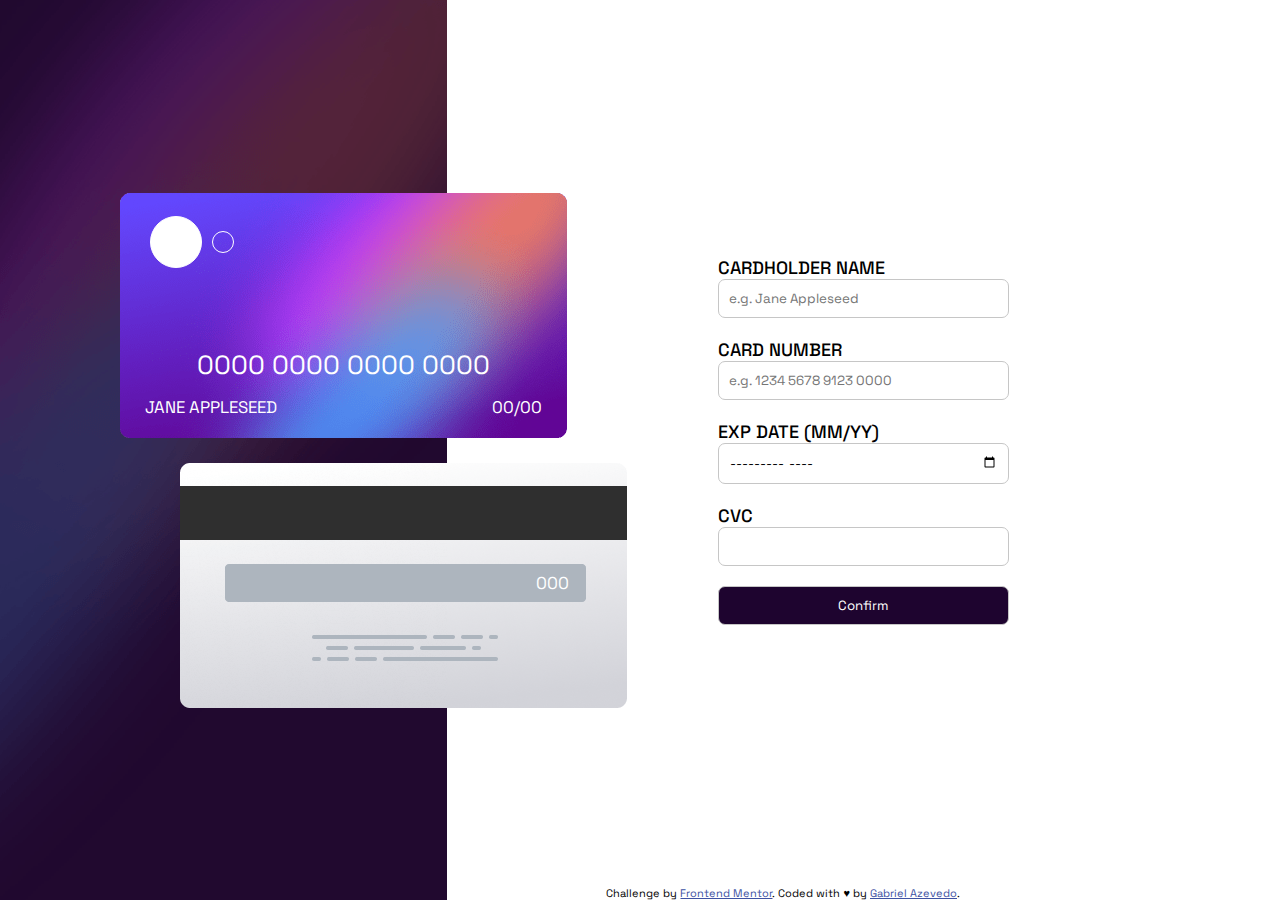
<file: index.html>
<!DOCTYPE html>
<html lang="en">

<head>
  <meta charset="UTF-8">
  <meta name="viewport" content="width=device-width, initial-scale=1.0">

  <!-- Fav Icon -->
  <link rel="icon" type="image/png" sizes="32x32" href="./images/favicon-32x32.png">

  <!-- Fonts -->
  <link rel="preconnect" href="https://fonts.googleapis.com">
  <link rel="preconnect" href="https://fonts.gstatic.com" crossorigin>
  <link href="https://fonts.googleapis.com/css2?family=Space+Grotesk:wght@300..700&display=swap" rel="stylesheet">

  <!-- Styles -->
  <link rel="stylesheet" href="./css/main.css">
  <link rel="stylesheet" href="./css/reset.css">

  <title>Interactive card details form</title>
</head>

<body>
  <!-- 
  0000 0000 0000 0000
  Jane Appleseed
  00/00

  000

  Cardholder Name
  e.g. Jane Appleseed

  Card Number
  e.g. 1234 5678 9123 0000

  Exp. Date (MM/YY)
  MM
  YY

  CVC
  e.g. 123

  Confirm -->

  <main>
    <div class="main__container">
      <div class="sidebar">
        <div class="cards__container">

          <div class="card-front">
            <div></div>
            <div class="card-info">
              <p id="numero-display">0000 0000 0000 0000</p>
              <div>
                <p id="nome-display">Jane Appleseed</p>
                <span>00/00</span>
              </div>
            </div>
          </div>

          <div class="card-back">
            <p id="cvc-display">000</p>
          </div>

        </div>

      </div>
      <div class="form__container" onsubmit="return validateCardNumber()">
        <div class="form__content">
          <form action="">
            <label for="nome">CardHolder Name</label>
            <input type="text" id="input-nome" placeholder="e.g. Jane Appleseed">
            <label for="numero">Card Number</label>
            <input type="number" id="input-numero" placeholder="e.g. 1234 5678 9123 0000" required oninput="checkNumberLength(this)">
            <label for="mesAno">Exp Date (MM/YY)</label>
            <input type="month" id="mesAno" placeholder="MM YY">
            <label for="cvc">CVC</label>
            <input type="number" id="input-cvc" min="100" max="999" oninput="checkCvcLength(this)">

            <input type="submit" name="Confirm" value="Confirm">
          </form>
        </div>
      </div>
    </div>
  </main>

  <footer class="attribution">
    Challenge by <a href="https://www.frontendmentor.io?ref=challenge" target="_blank">Frontend Mentor</a>.
    Coded with &hearts; by <a href="https://github.com/BaagrieL" target="_blank">Gabriel Azevedo</a>.
  </footer>

  <script src="js/script.js"></script>
</body>

</html>
</file>
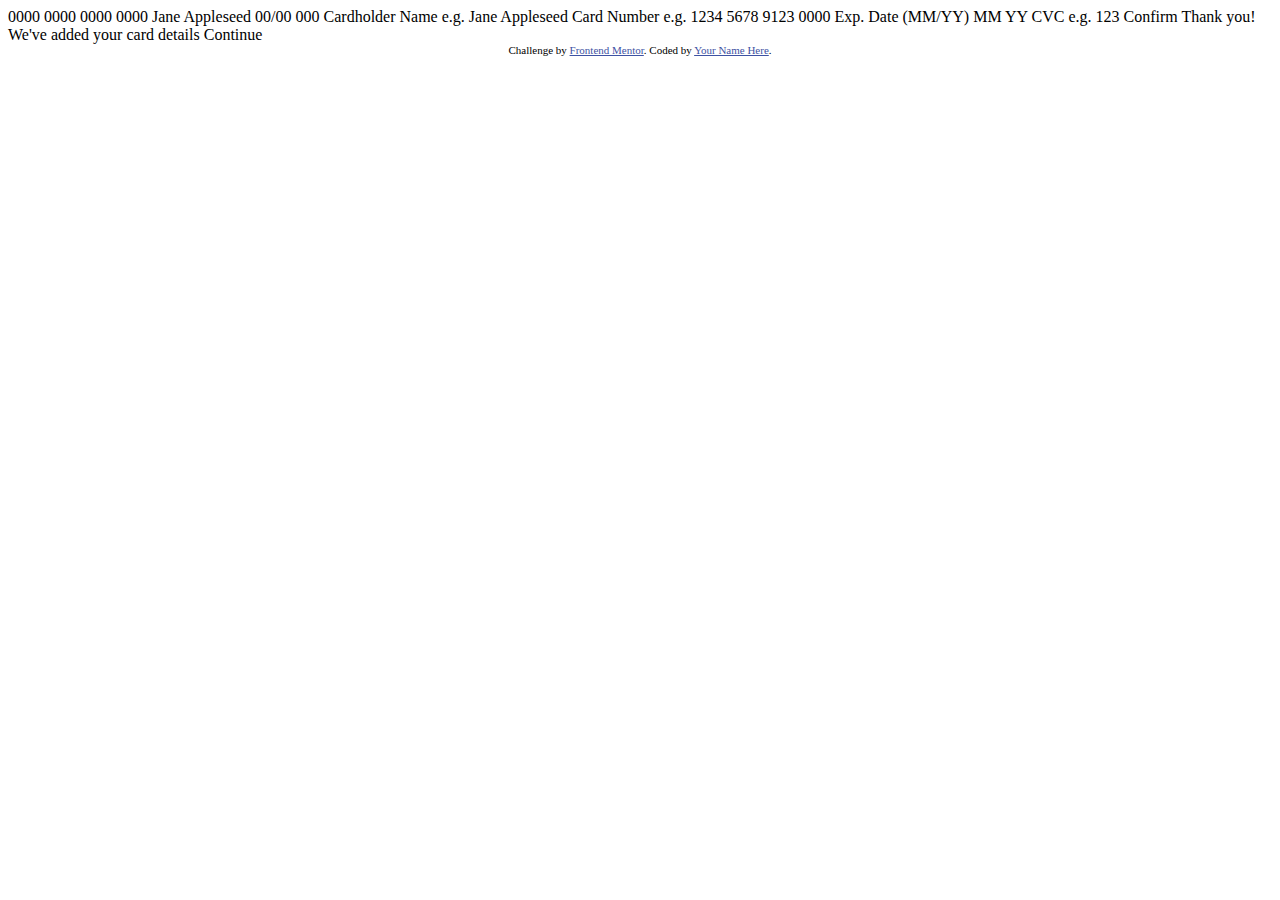
<file: interactive-card-details-form-main/index.html>
<!DOCTYPE html>
<html lang="en">
<head>
  <meta charset="UTF-8">
  <meta name="viewport" content="width=device-width, initial-scale=1.0"> <!-- displays site properly based on user's device -->

  <link rel="icon" type="image/png" sizes="32x32" href="./images/favicon-32x32.png">
  
  <title>Frontend Mentor | Interactive card details form</title>

  <!-- Feel free to remove these styles or customise in your own stylesheet 👍 -->
  <style>
    .attribution { font-size: 11px; text-align: center; }
    .attribution a { color: hsl(228, 45%, 44%); }
  </style>
</head>
<body>

  0000 0000 0000 0000
  Jane Appleseed
  00/00

  000

  Cardholder Name
  e.g. Jane Appleseed

  Card Number
  e.g. 1234 5678 9123 0000

  Exp. Date (MM/YY)
  MM
  YY

  CVC
  e.g. 123

  Confirm

  <!-- Completed state start -->

  Thank you!
  We've added your card details
  Continue
  
  <div class="attribution">
    Challenge by <a href="https://www.frontendmentor.io?ref=challenge" target="_blank">Frontend Mentor</a>. 
    Coded by <a href="#">Your Name Here</a>.
  </div>
</body>
</html>
</file>
<file: css/main.css>
.main__container {
  display: flex;
  flex-direction: row;
  height: 100vh;
  width: 100vw;
}
.main__container .form__container,
.main__container .sidebar {
  height: 100%;
}
.main__container .form__container {
  display: flex;
  flex-direction: column;
  width: 70%;
  background: hsl(0, 0%, 100%);
  align-items: center;
  justify-content: center;
}

.sidebar {
  display: flex;
  flex-direction: column;
  justify-content: center;
  gap: 35px;
  flex-grow: 1;
  background-image: url(../images/bg-main-desktop.png);
}
.sidebar .cards__container {
  display: flex;
  flex-direction: column;
  row-gap: 25px;
  position: relative;
  left: 20px;
}
.sidebar .cards__container > div {
  position: relative;
  height: 245px;
  width: 447px;
  background-size: cover;
  background-repeat: no-repeat;
  color: #fff;
  text-transform: uppercase;
  font-size: 2.5rem;
  text-align: center;
}
.sidebar .cards__container .card-front {
  display: grid;
  grid-template-rows: 40% 60%;
  right: -100px;
  background: url(../images/bg-card-front.png);
}
.sidebar .cards__container .card-front > div:first-child {
  display: flex;
  align-items: center;
  padding: 30px;
  gap: 10px;
}
.sidebar .cards__container .card-front div:first-child:before {
  content: "";
  border: 1px solid #fff;
  background-color: #fff;
  border-radius: 50%;
  width: 50px;
  height: 50px;
}
.sidebar .cards__container .card-front div:first-child:after {
  content: "";
  border: 1px solid #fff;
  border-radius: 50%;
  width: 20px;
  height: 20px;
}
.sidebar .cards__container .card-front .card-info {
  display: flex;
  flex-direction: column;
  position: absolute;
  bottom: 0;
  width: 100%;
  padding: 20px 25px;
}
.sidebar .cards__container .card-front .card-info > div {
  padding-top: 15px;
  display: flex;
  justify-content: space-between;
  font-size: 1.6rem;
}
.sidebar .cards__container .card-back {
  position: relative;
  right: -160px;
  background: url(../images/bg-card-back.png);
}
.sidebar .cards__container .card-back > p {
  position: absolute;
  top: 44.5%;
  right: 13%;
  font-size: 17px;
}

.form__content {
  width: 35%;
  position: relative;
}

.form__content form {
  display: flex;
  flex-direction: column;
}
.form__content form input {
  margin-bottom: 20px;
  padding: 10px;
  border: 1px solid #c6c6c6;
  border-radius: 7px;
}
.form__content form input:nth-child(9) {
  color: #fff;
  background: #1e042f;
}
.form__content form label {
  text-transform: uppercase;
  font-weight: 500;
  font-size: 18px;
}

.attribution {
  position: absolute;
  bottom: 0;
  right: 25%;
  font-size: 11px;
  text-align: center;
}
.attribution a {
  color: hsl(228, 45%, 44%);
}/*# sourceMappingURL=main.css.map */
</file>
